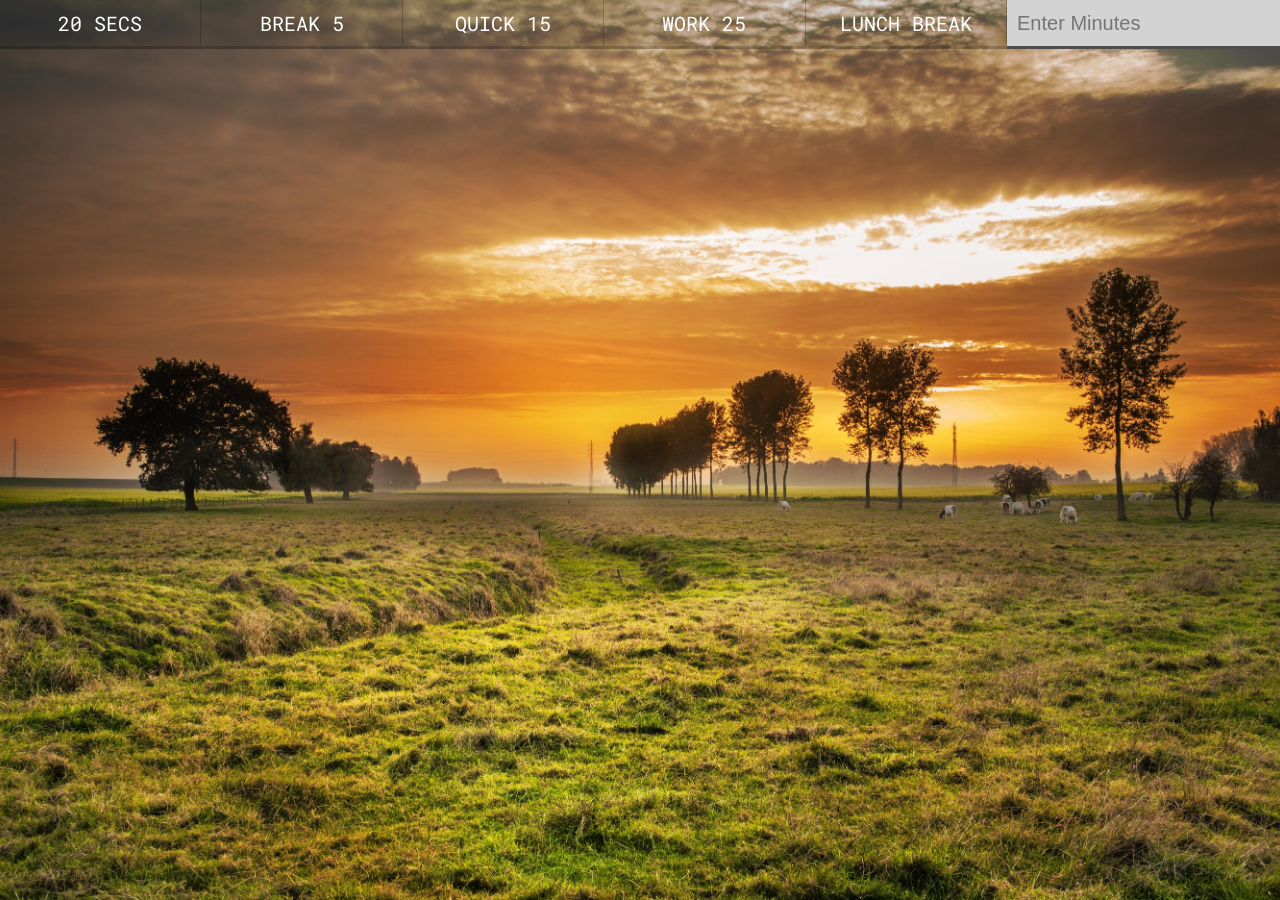
<file: projects/Countdown Timer/index.html>
<!DOCTYPE html>
<html lang="en">
<head>
    <meta charset="UTF-8">
    <meta name="viewport" content="width=device-width, initial-scale=1.0">
    <meta name="description" content="Countdown Timer">
    <meta name="author" content="Peter Pi">
    <title>Countdown Timer</title>
    <link href="https://fonts.googleapis.com/css2?family=Roboto+Mono&display=swap" rel="stylesheet">
    <link rel="stylesheet" href="/projects/Countdown Timer/css/style.css">
    <link rel="shortcut icon" href="/projects/Countdown Timer/icon/favicon.png">
</head>
<body>
    <div class="timer">
        <div class="controls">
            <button data-time="20" class="button">20 Secs</button>
            <button data-time="300" class="button">Break 5</button>
            <button data-time="900" class="button">Quick 15</button>
            <button data-time="1200" class="button">Work 25</button>
            <button data-time="3600" class="button">Lunch Break</button>
            <form name="customForm" id="custom">
                <input type="number" name="minutes" placeholder="Enter Minutes">
            </form>
        </div>
    
        <div class="display">
            <h1 class="time-left"></h1>
            <p class="end-time"></p>
            <div id="btn">
                <button type="button" class="pause" hidden>Pause</button>
            </div>
        </div>
    </div>

    <audio id="player">
        <source id="source" src="" type="audio/mp3">
    </audio>
    <script src="/projects/Countdown Timer/js/main.js"></script>
</body>
</html>
</file>
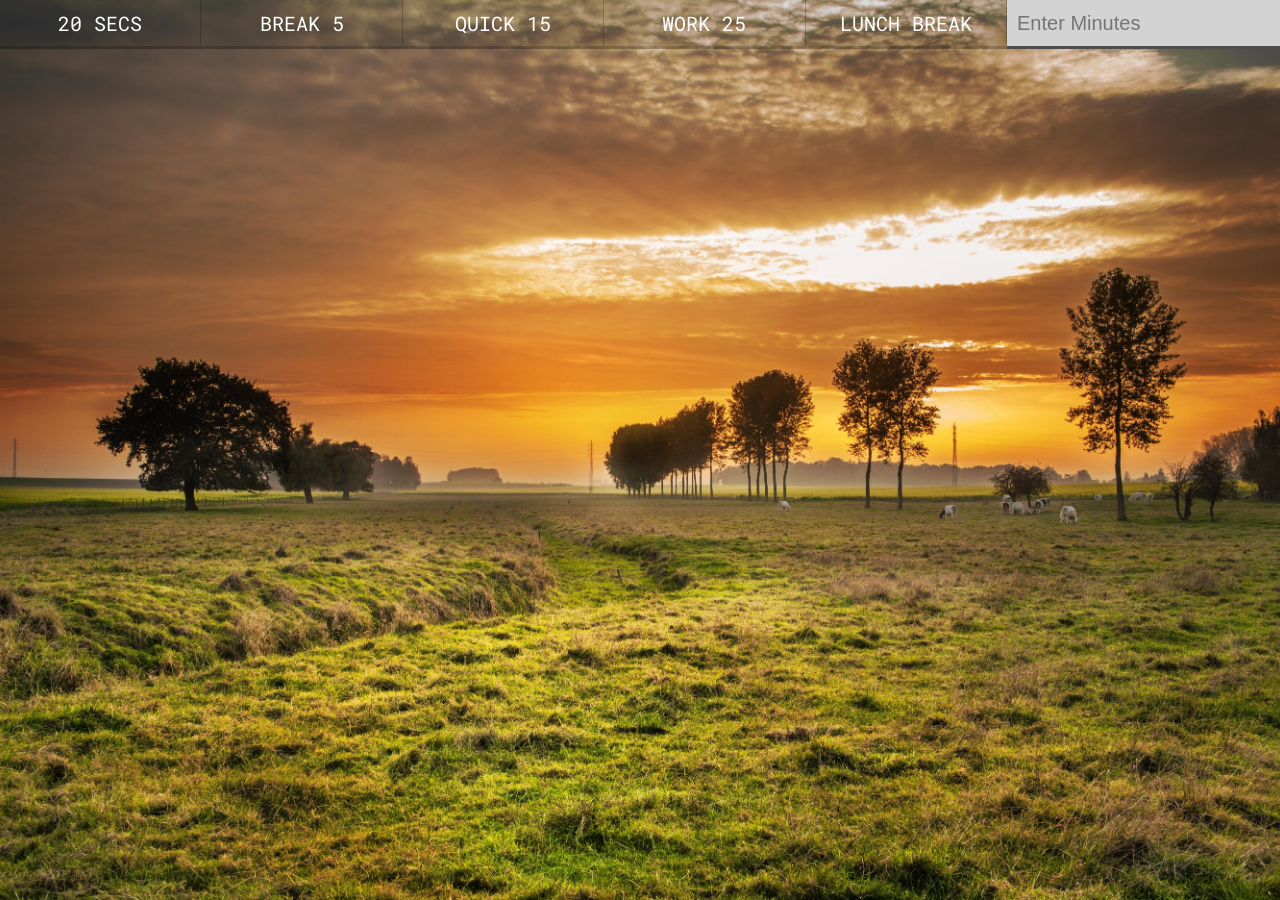
<file: projects/Countdown-Timer/index.html>
<!DOCTYPE html>
<html lang="en">
<head>
    <!-- Global site tag (gtag.js) - Google Analytics -->
    <script async src="https://www.googletagmanager.com/gtag/js?id=UA-164560060-1"></script>
    <script>
        window.dataLayer = window.dataLayer || [];
        function gtag(){dataLayer.push(arguments);}
        gtag('js', new Date());
        gtag('config', 'UA-164560060-1');
    </script>
    <meta charset="UTF-8">
    <meta name="viewport" content="width=device-width, initial-scale=1.0">
    <meta name="description" content="Countdown Timer">
    <meta name="author" content="Peter Pi">
    <title>Countdown Timer</title>
    <link href="https://fonts.googleapis.com/css2?family=Roboto+Mono&display=swap" rel="stylesheet">
    <link rel="stylesheet" href="/projects/Countdown-Timer/css/style.css">
    <link rel="shortcut icon" href="/projects/Countdown-Timer/icon/favicon.png">
</head>
<body>
    <div class="timer">
        <div class="controls">
            <button data-time="20" class="button">20 Secs</button>
            <button data-time="300" class="button">Break 5</button>
            <button data-time="900" class="button">Quick 15</button>
            <button data-time="1500" class="button">Work 25</button>
            <button data-time="3600" class="button">Lunch Break</button>
            <form name="customForm" id="custom">
                <input type="number" name="minutes" placeholder="Enter Minutes">
            </form>
        </div>
    
        <div class="display">
            <h1 class="time-left"></h1>
            <p class="end-time"></p>
            <div id="btn">
                <button type="button" class="pause" hidden>Pause</button>
            </div>
        </div>
    </div>

    <audio id="player">
        <source id="source" src="" type="audio/mp3">
    </audio>
    <script src="/projects/Countdown-Timer/js/main.js"></script>
</body>
</html>
</file>
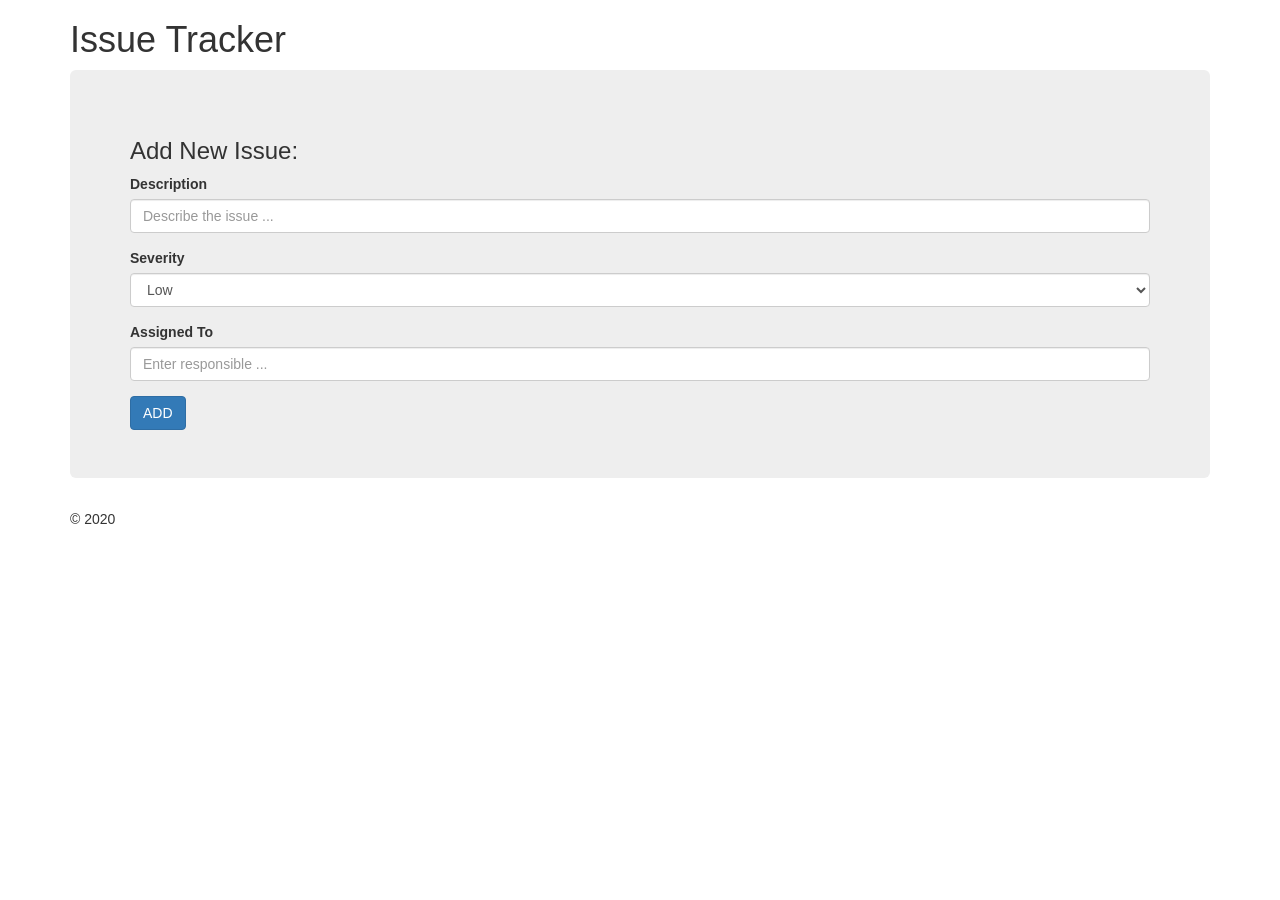
<file: projects/Issue Tracker/index.html>
<!DOCTYPE html>
<html lang="en">
<head>
    <meta charset="UTF-8">
    <meta name="viewport" content="width=device-width, initial-scale=1.0">
    <meta name="description" content="Issue Tracker">
    <meta name="author" content="Peter Pi">
    <title>Issue Tracker</title>
    <link rel="stylesheet" href="https://maxcdn.bootstrapcdn.com/bootstrap/3.3.7/css/bootstrap.min.css" integrity="sha384-BVYiiSIFeK1dGmJRAkycuHAHRg32OmUcww7on3RYdg4Va+PmSTsz/K68vbdEjh4u" crossorigin="anonymous">
    <link rel="stylesheet" href="/projects/Issue Tracker/css/style.css">
</head>
<body onload="fetchIssues()">
    <div class="container">
        <h1>Issue Tracker</h1>
        <div class="jumbotron">
            <h3>Add New Issue:</h3>
            <form id="issueInputForm">
                <div class="form-group">
                    <label for="issueDescInput">Description</label>
                    <input type="text" class="form-control" id="issueDescInput" placeholder="Describe the issue ...">
                </div>

                <div class="form-group">
                    <label for="issueDescInput">Severity</label>
                    <select class="form-control" id="issueSeverityInput">
                        <option value="Low">Low</option>
                        <option value="Medium">Medium</option>
                        <option value="High">High</option>
                    </select>
                </div>

                <div class="form-group">
                    <label for="issueDescInput">Assigned To</label>
                    <input type="text" class="form-control" id="issueAssignedToInput" placeholder="Enter responsible ...">
                </div>

                <button type="submit" class="btn btn-primary">ADD</button>
            </form>
        </div>

        <div class="row">
            <div class="col-lg-12">
                <!--  list output is dynamic and depends on the issue records retrieved from Local Storage -->
                <div id="issueList"></div>
            </div>
        </div>
        <div class="footer">
            <p>&copy; 2020</p>
        </div>
    </div>

    <script src="/projects/Issue Tracker/js/main.js"></script>
    <script src="https://code.jquery.com/jquery-3.4.1.slim.min.js" integrity="sha384-J6qa4849blE2+poT4WnyKhv5vZF5SrPo0iEjwBvKU7imGFAV0wwj1yYfoRSJoZ+n" crossorigin="anonymous"></script>
    <script src="https://stackpath.bootstrapcdn.com/bootstrap/4.4.1/js/bootstrap.min.js" integrity="sha384-wfSDF2E50Y2D1uUdj0O3uMBJnjuUD4Ih7YwaYd1iqfktj0Uod8GCExl3Og8ifwB6" crossorigin="anonymous"></script>
    <script src="http://chancejs.com/chance.min.js"></script>
</body>
</html>
</file>
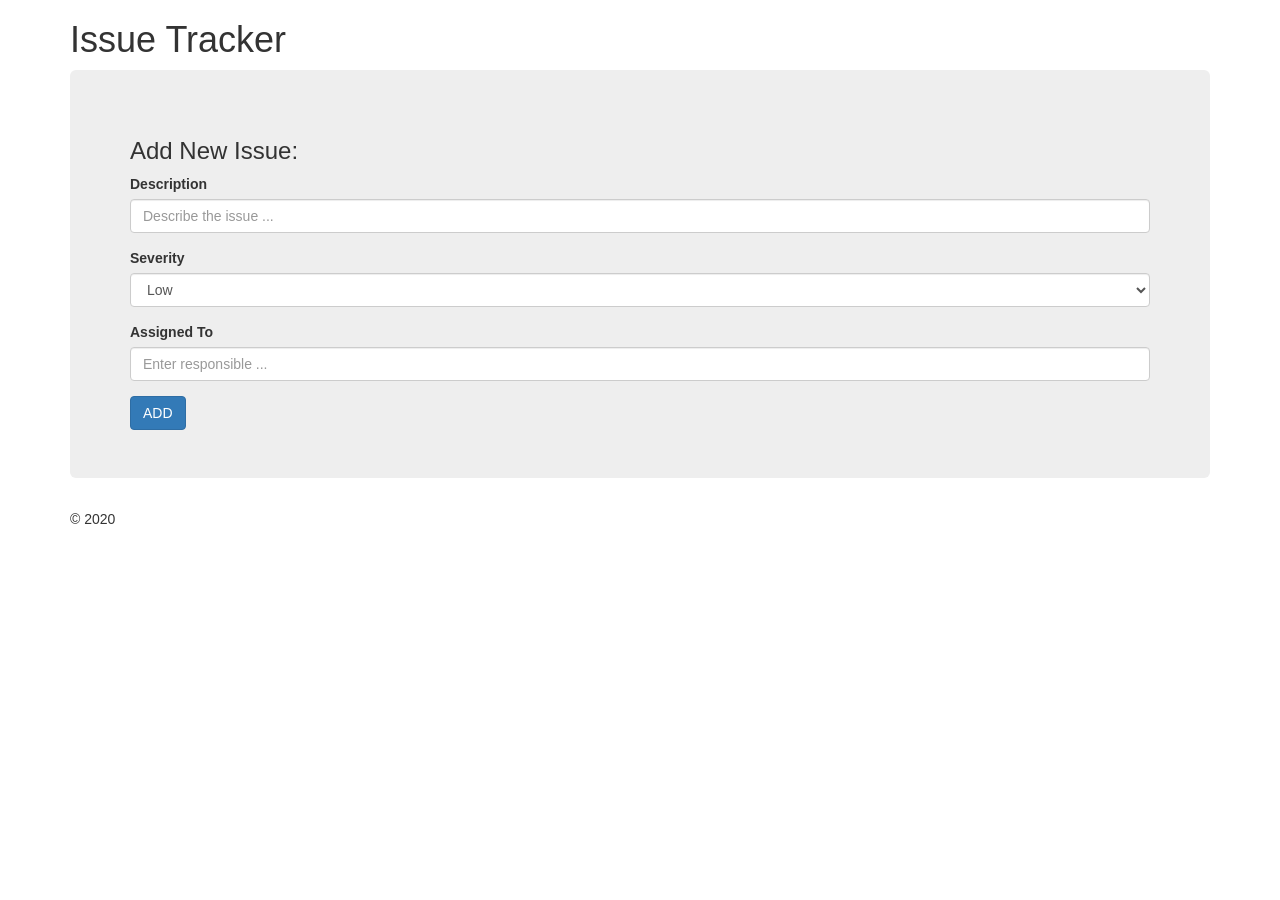
<file: projects/Issue-Tracker/index.html>
<!DOCTYPE html>
<html lang="en">
<head>
    <!-- Global site tag (gtag.js) - Google Analytics -->
    <script async src="https://www.googletagmanager.com/gtag/js?id=UA-164560060-1"></script>
    <script>
        window.dataLayer = window.dataLayer || [];
        function gtag(){dataLayer.push(arguments);}
        gtag('js', new Date());
        gtag('config', 'UA-164560060-1');
    </script>
    <meta charset="UTF-8">
    <meta name="viewport" content="width=device-width, initial-scale=1.0">
    <meta name="description" content="Issue Tracker">
    <meta name="author" content="Peter Pi">
    <title>Issue Tracker</title>
    <link rel="stylesheet" href="https://maxcdn.bootstrapcdn.com/bootstrap/3.3.7/css/bootstrap.min.css" integrity="sha384-BVYiiSIFeK1dGmJRAkycuHAHRg32OmUcww7on3RYdg4Va+PmSTsz/K68vbdEjh4u" crossorigin="anonymous">
    <link rel="stylesheet" href="/projects/Issue-Tracker/css/style.css">
</head>
<body onload="fetchIssues()">
    <div class="container">
        <h1>Issue Tracker</h1>
        <div class="jumbotron">
            <h3>Add New Issue:</h3>
            <form id="issueInputForm">
                <div class="form-group">
                    <label for="issueDescInput">Description</label>
                    <input type="text" class="form-control" id="issueDescInput" placeholder="Describe the issue ...">
                </div>

                <div class="form-group">
                    <label for="issueDescInput">Severity</label>
                    <select class="form-control" id="issueSeverityInput">
                        <option value="Low">Low</option>
                        <option value="Medium">Medium</option>
                        <option value="High">High</option>
                    </select>
                </div>

                <div class="form-group">
                    <label for="issueDescInput">Assigned To</label>
                    <input type="text" class="form-control" id="issueAssignedToInput" placeholder="Enter responsible ...">
                </div>

                <button type="submit" class="btn btn-primary">ADD</button>
            </form>
        </div>

        <div class="row">
            <div class="col-lg-12">
                <!--  list output is dynamic and depends on the issue records retrieved from Local Storage -->
                <div id="issueList"></div>
            </div>
        </div>
        <div class="footer">
            <p>&copy; 2020</p>
        </div>
    </div>

    <script src="/projects/Issue-Tracker/js/main.js"></script>
    <script src="https://code.jquery.com/jquery-3.4.1.slim.min.js" integrity="sha384-J6qa4849blE2+poT4WnyKhv5vZF5SrPo0iEjwBvKU7imGFAV0wwj1yYfoRSJoZ+n" crossorigin="anonymous"></script>
    <script src="https://stackpath.bootstrapcdn.com/bootstrap/4.4.1/js/bootstrap.min.js" integrity="sha384-wfSDF2E50Y2D1uUdj0O3uMBJnjuUD4Ih7YwaYd1iqfktj0Uod8GCExl3Og8ifwB6" crossorigin="anonymous"></script>
    <script src="http://chancejs.com/chance.min.js"></script>
</body>
</html>
</file>
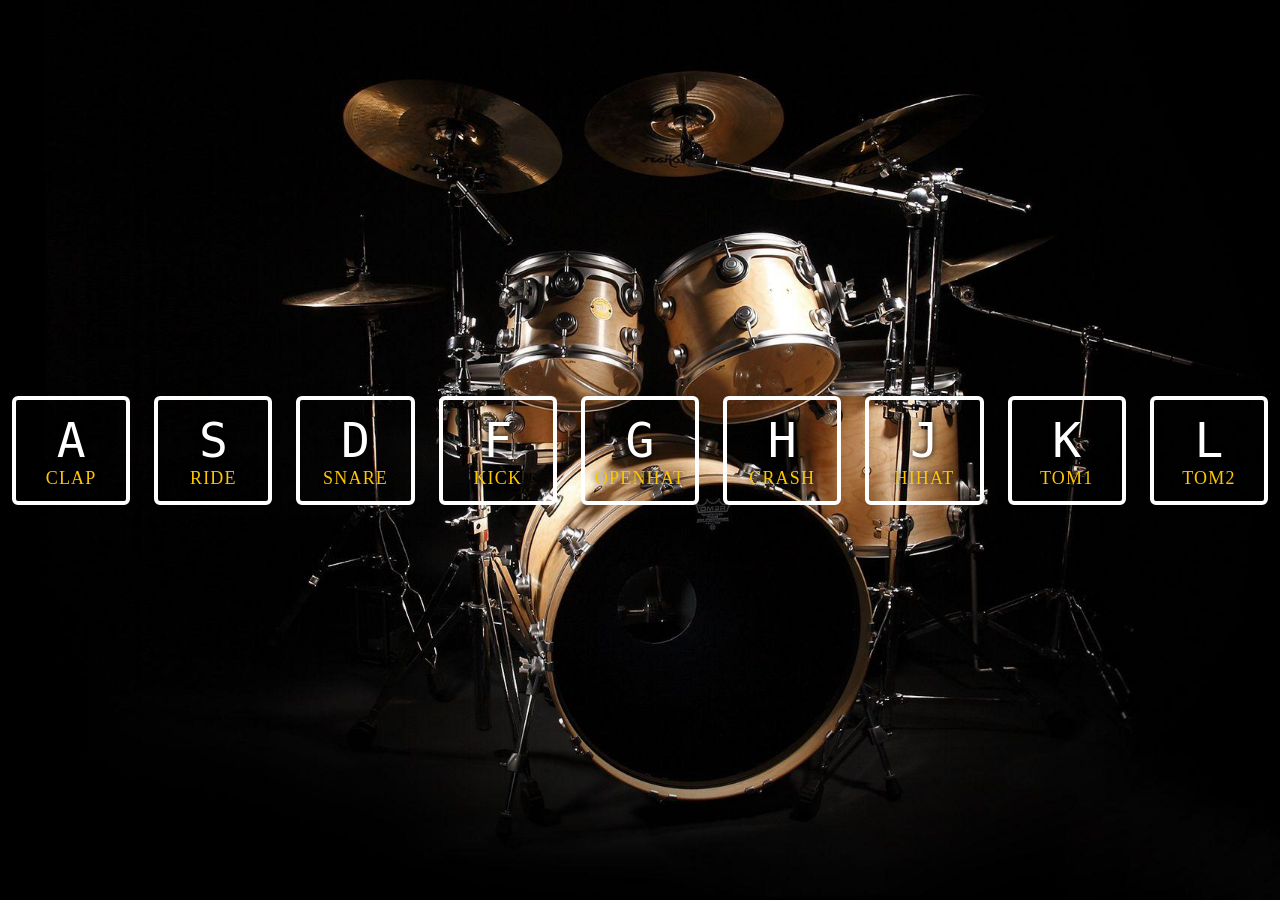
<file: projects/Keyboard Drum Kit/index.html>
<!DOCTYPE html>
<html lang="en">
<head>
    <meta charset="UTF-8">
    <meta name="viewport" content="width=device-width, initial-scale=1.0">
    <title>Keyboard Drum Kit</title>
    <link rel="stylesheet" href="/projects/Keyboard Drum Kit/css/style.css">
</head>
<body>
    <div class="keys">
        <div class="key" data-key="65">
            <kbd>A</kbd>
            <span class="sound">Clap</span>
        </div>
        <div class="key" data-key="83">
            <kbd>S</kbd>
            <span class="sound">Ride</span>
        </div>
        <div class="key" data-key="68">
            <kbd>D</kbd>
            <span class="sound">Snare</span>
        </div>
        <div class="key" data-key="70">
            <kbd>F</kbd>
            <span class="sound">Kick</span>
        </div>
        <div class="key" data-key="71">
            <kbd>G</kbd>
            <span class="sound">Openhat</span>
        </div>
        <div class="key" data-key="72">
            <kbd>H</kbd>
            <span class="sound">Crash</span>
        </div>
        <div class="key" data-key="74">
            <kbd>J</kbd>
            <span class="sound">Hihat</span>
        </div>
        <div class="key" data-key="75">
            <kbd>K</kbd>
            <span class="sound">Tom1</span>
        </div>
        <div class="key" data-key="76">
            <kbd>L</kbd>
            <span class="sound">Tom2</span>
        </div>
    </div>

    <audio src="/projects/Keyboard Drum Kit/sounds/clap.wav" data-key="65"></audio>
    <audio src="/projects/Keyboard Drum Kit/sounds/crash.wav" data-key="72"></audio>
    <audio src="/projects/Keyboard Drum Kit/sounds/hihat.wav" data-key="74"></audio>
    <audio src="/projects/Keyboard Drum Kit/sounds/kick.wav" data-key="70"></audio>
    <audio src="/projects/Keyboard Drum Kit/sounds/openhat.wav" data-key="71"></audio>
    <audio src="/projects/Keyboard Drum Kit/sounds/ride1.wav" data-key="83"></audio>
    <audio src="/projects/Keyboard Drum Kit/sounds/snare.wav" data-key="68"></audio>
    <audio src="/projects/Keyboard Drum Kit/sounds/tom1.wav" data-key="75"></audio>
    <audio src="/projects/Keyboard Drum Kit/sounds/tom2.wav" data-key="76"></audio>
    <script src="/projects/Keyboard Drum Kit/js/main.js"></script>
</body>
</html>
</file>
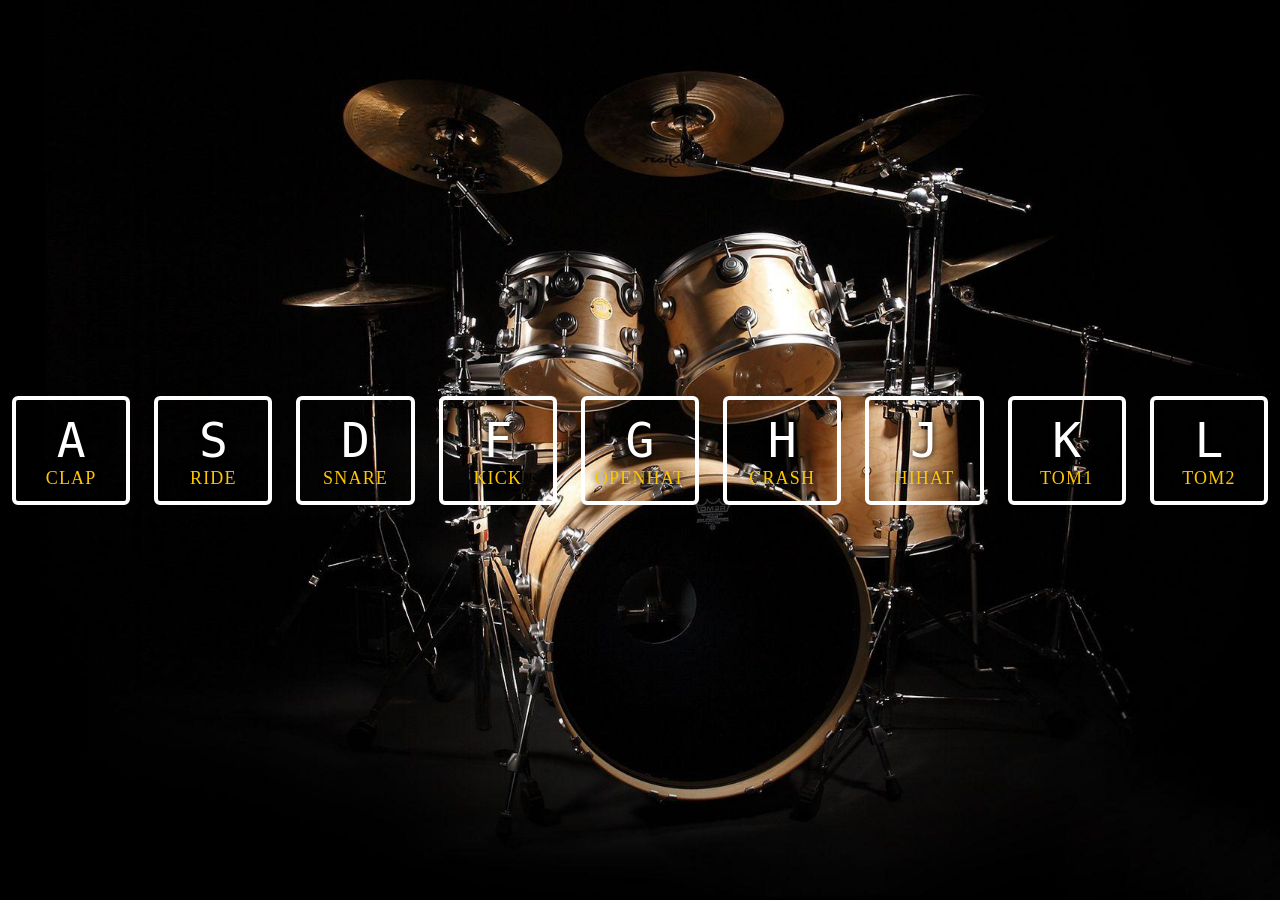
<file: projects/Keyboard-Drum-Kit/index.html>
<!DOCTYPE html>
<html lang="en">
<head>
    <!-- Global site tag (gtag.js) - Google Analytics -->
    <script async src="https://www.googletagmanager.com/gtag/js?id=UA-164560060-1"></script>
    <script>
        window.dataLayer = window.dataLayer || [];
        function gtag(){dataLayer.push(arguments);}
        gtag('js', new Date());
        gtag('config', 'UA-164560060-1');
    </script>
    <meta charset="UTF-8">
    <meta name="viewport" content="width=device-width, initial-scale=1.0">
    <title>Keyboard Drum Kit</title>
    <link rel="stylesheet" href="/projects/Keyboard-Drum-Kit/css/style.css">
</head>
<body>
    <div class="keys">
        <div class="key" data-key="65">
            <kbd>A</kbd>
            <span class="sound">Clap</span>
        </div>
        <div class="key" data-key="83">
            <kbd>S</kbd>
            <span class="sound">Ride</span>
        </div>
        <div class="key" data-key="68">
            <kbd>D</kbd>
            <span class="sound">Snare</span>
        </div>
        <div class="key" data-key="70">
            <kbd>F</kbd>
            <span class="sound">Kick</span>
        </div>
        <div class="key" data-key="71">
            <kbd>G</kbd>
            <span class="sound">Openhat</span>
        </div>
        <div class="key" data-key="72">
            <kbd>H</kbd>
            <span class="sound">Crash</span>
        </div>
        <div class="key" data-key="74">
            <kbd>J</kbd>
            <span class="sound">Hihat</span>
        </div>
        <div class="key" data-key="75">
            <kbd>K</kbd>
            <span class="sound">Tom1</span>
        </div>
        <div class="key" data-key="76">
            <kbd>L</kbd>
            <span class="sound">Tom2</span>
        </div>
    </div>

    <audio src="/projects/Keyboard-Drum-Kit/sounds/clap.wav" data-key="65"></audio>
    <audio src="/projects/Keyboard-Drum-Kit/sounds/crash.wav" data-key="72"></audio>
    <audio src="/projects/Keyboard-Drum-Kit/sounds/hihat.wav" data-key="74"></audio>
    <audio src="/projects/Keyboard-Drum-Kit/sounds/kick.wav" data-key="70"></audio>
    <audio src="/projects/Keyboard-Drum-Kit/sounds/openhat.wav" data-key="71"></audio>
    <audio src="/projects/Keyboard-Drum-Kit/sounds/ride1.wav" data-key="83"></audio>
    <audio src="/projects/Keyboard-Drum-Kit/sounds/snare.wav" data-key="68"></audio>
    <audio src="/projects/Keyboard-Drum-Kit/sounds/tom1.wav" data-key="75"></audio>
    <audio src="/projects/Keyboard-Drum-Kit/sounds/tom2.wav" data-key="76"></audio>
    <script src="/projects/Keyboard-Drum-Kit/js/main.js"></script>
</body>
</html>
</file>
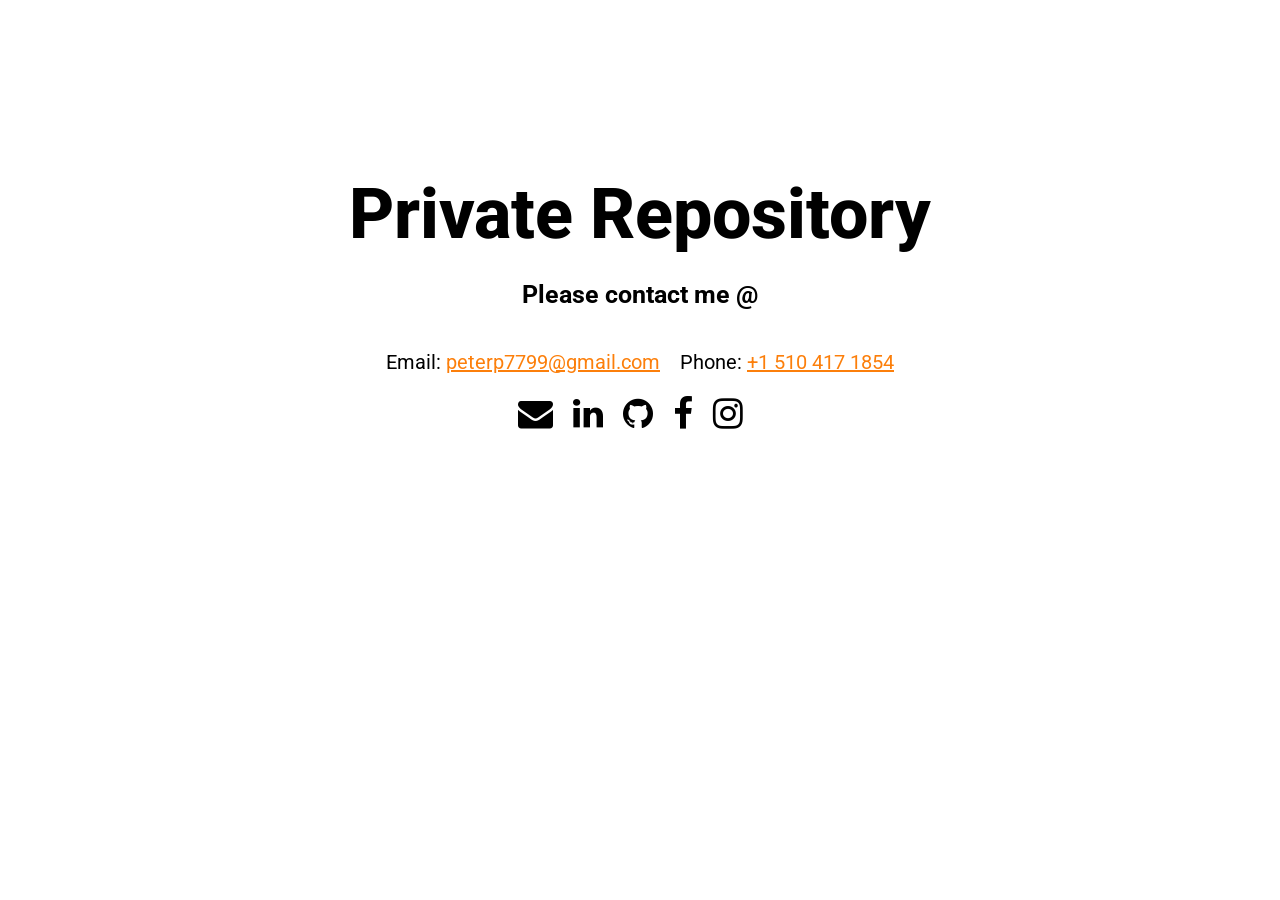
<file: private-repo.html>
<!DOCTYPE html>
<html lang="en">
<head>
    <!-- Global site tag (gtag.js) - Google Analytics -->
    <script async src="https://www.googletagmanager.com/gtag/js?id=UA-164560060-1"></script>
    <script>
        window.dataLayer = window.dataLayer || [];
        function gtag(){dataLayer.push(arguments);}
        gtag('js', new Date());
        gtag('config', 'UA-164560060-1');
    </script>
    <meta charset="UTF-8">
    <meta name="viewport" content="width=device-width, initial-scale=1.0">
    <title>Private Repository</title>
    <link href="https://fonts.googleapis.com/css?family=Roboto:700" rel="stylesheet">
    <link href="https://maxcdn.bootstrapcdn.com/font-awesome/4.2.0/css/font-awesome.min.css" rel="stylesheet">
    <style>
        body { font-family: 'Roboto', sans-serif; }
        h1 {
            font-size: 70px;
            font-weight: 800;
            text-align: center;
        }
        h2 {
            font-size:25px;
            text-align:center;
            margin-top:-22px;
        }
        p {
            text-align: center;
            font-size: 20px;
            margin-top: 0.5em;
        }
        .container {
            display: flex;
            flex-direction: column;
            margin: 0 auto;
            margin-top: 10%;
        }
        .contact {
            display: flex;
            flex-direction: column;
            padding-top: 10px;
        }
        .info {
            display: flex;
            justify-content: center;
        }
        .info > p:first-child { margin-right: 10px; }
        .info > p:last-child { margin-left: 10px; }
        .info p a {
            color: #fc7f0b;
        } 
        .social > ul {
            list-style: none;
            margin: 0;
            padding: 0;
            display: flex;
            justify-content: center;
        }
        .social > ul > li {
            padding: 0 20px 0 0;
        }
        .social > ul > li > a {
            color: black;
            padding: 0;
            font-size: 35px;
        }

        @media screen and (max-width: 600px) {
            h1 { font-size: 40px; }
            h2 { 
                font-size: 20px;
                margin-top: 0; 
            }
            p {
                font-size: 14px;
            }
        }

        @media screen and (max-width: 400px) {
            h1 { font-size: 32px }
            h2 { font-size: 18px}
            .info {
                flex-direction: column;
            }
            .social > ul > li > a { font-size: 30px; }
        }
    </style>
</head>
<body>
    <div class="container">
        <h1>Private Repository</h1>
        <h2>Please contact me @</h2>
    </div>

    <div class="contact">
        <div class="info">
            <p>Email: <a href="mailto:peterp7799@gmail.com">peterp7799@gmail.com</a></p>
            <p>Phone: <a href="tel:+15104171854">+1 510 417 1854</a></p>
        </div>
        <div class="social">
            <ul>
                <li>
                    <a href="mailto:peterp7799@gmail.com">
                        <i class="fa fa-envelope"></i>
                    </a>
                </li>
                <li>
                    <a href="https://www.linkedin.com/in/peter-pi" rel="noopener noreferrer" target="_blank">
                        <i class="fa fa-linkedin"></i>
                    </a>
                </li>
                <li>
                    <a href="https://github.com/peter2614" rel="noopener noreferrer" target="_blank">
                        <i class="fa fa-github"></i>
                    </a>
                </li>
                <li>
                    <a href="https://www.facebook.com/peter.piii" rel="noopener noreferrer" target="_blank">
                        <i class="fa fa-facebook"></i>
                    </a>
                </li>
                <li>
                    <a href="https://www.instagram.com/peterpiie/" rel="noopener noreferrer" target="_blank">
                        <i class="fa fa-instagram"></i>
                    </a>
                </li>
            </ul>
        </div>
    </div>
</body>
</html>
</file>
<file: projects/Countdown Timer/css/style.css>
html {
    box-sizing: border-box;
    font-size: 10px;
    background: url('/projects/Countdown\ Timer/img/background.jpg') no-repeat center;
    background-size: cover;
}

*, *:before, *:after {
    box-sizing: inherit;    
}

body {
    margin: 0;
    text-align: center;
    font-family: 'Roboto Mono', monospace;
}

.timer {
    display: flex;
    min-height: 100vh;
    flex-direction: column;
}

.controls {
    display: flex;  
}

.controls > * {
    flex: 1;
}

#custom {
    flex: 1;
    display: flex;
}

#custom input {
    flex: 1;
    border: 0;
    padding: 1rem;
    background-color: lightgray;
    border-bottom: 3px solid rgba(48, 47, 47, 0.808);
}

input,
#custom input::placeholder {
    font-size: 2rem;    
}

.button {
    background: none;
    border: 0;
    cursor: pointer;
    color: white;
    font-size: 20px;
    text-transform: uppercase;
    background: rgba(0,0,0,0.1);
    border-bottom: 3px solid rgba(0,0,0,0.2);
    border-right: 1px solid rgba(0,0,0,0.2);
    padding: 1rem;
    font-family: 'Roboto Mono', monospace;
}

.button:hover,
.button:focus {
    font-weight: bold;
    color: black;
    background: rgba(0,0,0,0.2);
    outline: 0;
}

.display {
    flex: 1;
    display: flex;
    flex-direction: column;
    align-items: center;
    justify-content: center;
    color: white;
}

.time-left {
    font-weight: 100;
    font-size: 23vh;
    margin: 0;
    text-shadow: 4px 4px 0 rgba(0,0,0,0.05);
}

.end-time {
    font-size: 5vh;
}

#btn {
    padding-top: 1.5%;
}

.pause {
    border: 0;
    width: fit-content;
    border-radius:8px;
    cursor: pointer;
    color: white;
    font-size: 2.8vh;
    font-weight: bold;
    text-transform: uppercase;
    background: rgba(30, 30, 30, 0.7);
    border-bottom: 3px solid rgba(0,0,0,0.2);
    border-right: 1px solid rgba(0,0,0,0.2);
    padding: 2vh 2vw;
    font-family: 'Roboto Mono', monospace;
}
.pause:hover {
    font-weight: bold;
    color: white;
    background: rgba(0,0,0,0.75);
    outline: 0;
}
</file>
<file: projects/Countdown-Timer/css/style.css>
html {
    box-sizing: border-box;
    font-size: 10px;
    background: url('/projects/Countdown-Timer/img/background.jpg') no-repeat center;
    background-size: cover;
}

*, *:before, *:after {
    box-sizing: inherit;    
}

body {
    margin: 0;
    text-align: center;
    font-family: 'Roboto Mono', monospace;
}

.timer {
    display: flex;
    min-height: 100vh;
    flex-direction: column;
}

.controls {
    display: flex;  
}

.controls > * {
    flex: 1;
}

#custom {
    flex: 1;
    display: flex;
}

#custom input {
    flex: 1;
    border: 0;
    padding: 1rem;
    background-color: lightgray;
    border-bottom: 3px solid rgba(48, 47, 47, 0.808);
}

input,
#custom input::placeholder {
    font-size: 2rem;    
}

.button {
    background: none;
    border: 0;
    cursor: pointer;
    color: white;
    font-size: 20px;
    text-transform: uppercase;
    background: rgba(0,0,0,0.1);
    border-bottom: 3px solid rgba(0,0,0,0.2);
    border-right: 1px solid rgba(0,0,0,0.2);
    padding: 1rem;
    font-family: 'Roboto Mono', monospace;
}

.button:hover,
.button:focus {
    font-weight: bold;
    color: black;
    background: rgba(0,0,0,0.2);
    outline: 0;
}

.display {
    flex: 1;
    display: flex;
    flex-direction: column;
    align-items: center;
    justify-content: center;
    color: white;
}

.time-left {
    font-weight: 100;
    font-size: min(23vw, 23vh);
    margin: 0;
    text-shadow: 4px 4px 0 rgba(0,0,0,0.05);
}

.end-time {
    font-size: 5vh;
}

#btn {
    padding-top: 1.5%;
}

.pause {
    border: 0;
    width: fit-content;
    border-radius:8px;
    cursor: pointer;
    color: white;
    font-size: 2.8vh;
    font-weight: bold;
    text-transform: uppercase;
    background: rgba(30, 30, 30, 0.7);
    border-bottom: 3px solid rgba(0,0,0,0.2);
    border-right: 1px solid rgba(0,0,0,0.2);
    padding: 2vh 2vw;
    font-family: 'Roboto Mono', monospace;
}
.pause:hover {
    font-weight: bold;
    color: white;
    background: rgba(0,0,0,0.75);
    outline: 0;
}
</file>
<file: projects/Issue Tracker/css/style.css>
.container {
    display: flex;
    flex-direction: column;
}

.container > * {
    flex: 1;
}
</file>
<file: projects/Issue-Tracker/css/style.css>
.container {
    display: flex;
    flex-direction: column;
}

.container > * {
    flex: 1;
}
</file>
<file: projects/Keyboard Drum Kit/css/style.css>
html {
    margin: 0;
    padding: 0;
    font-size: 12px;
    background: url('/projects/Keyboard\ Drum\ Kit/img/background.jpg');
    background-size: cover;
}

body {
    margin: 0;
}

.keys {
    display: flex;
    flex: 1;
    min-height: 100vh;
    align-items: center;
    justify-content: center;
}

.key {
    border: .4rem solid white;
    border-radius: 0.5rem;
    margin: 1rem;
    font-size: 1.5rem;
    padding: 1rem 0.5rem;
    transition: all 0.07s ease;
    width: 10rem;
    text-align: center;
    color: white;
    text-shadow: 0 0 0.5rem black;
}

.playing {
    transform: scale(1.1);
    border-color: #ffc600;
    box-shadow: 0 0 1rem #ffc600;
}

kbd {
    display: block;
    font-size: 4rem;
}

.sound {
    text-transform: uppercase;
    letter-spacing: 0.1rem;
    color: #ffc600;
}
</file>
<file: projects/Keyboard-Drum-Kit/css/style.css>
html {
    margin: 0;
    padding: 0;
    font-size: 12px;
    background: url('/projects/Keyboard-Drum-Kit/img/background.jpg');
    background-size: cover;
}

body {
    margin: 0;
}

.keys {
    display: flex;
    flex: 1;
    min-height: 100vh;
    align-items: center;
    justify-content: center;
}

.key {
    border: .4rem solid white;
    border-radius: 0.5rem;
    margin: 1rem;
    font-size: 1.5rem;
    padding: 1rem 0.5rem;
    transition: all 0.07s ease;
    width: 10rem;
    text-align: center;
    color: white;
    text-shadow: 0 0 0.5rem black;
}

.playing {
    transform: scale(1.1);
    border-color: #ffc600;
    box-shadow: 0 0 1rem #ffc600;
}

kbd {
    display: block;
    font-size: 4rem;
}

.sound {
    text-transform: uppercase;
    letter-spacing: 0.1rem;
    color: #ffc600;
}
</file>
